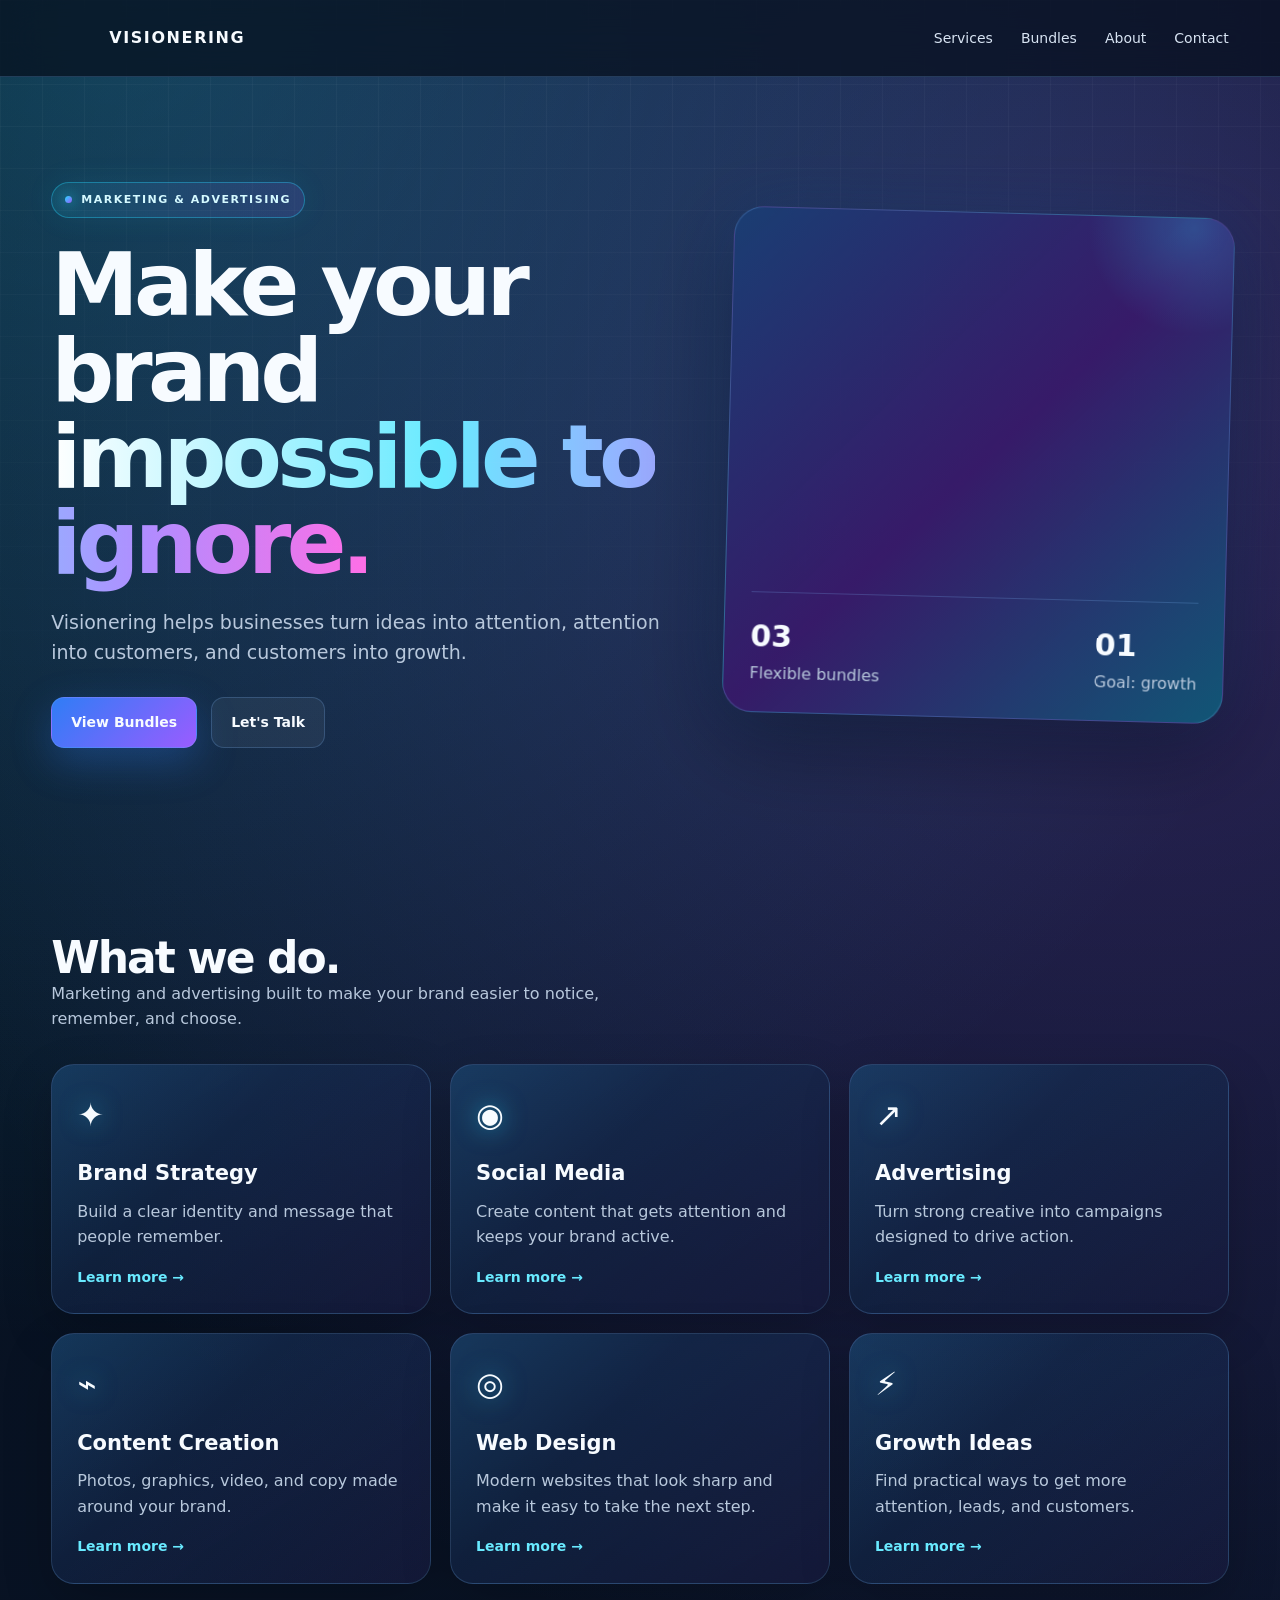
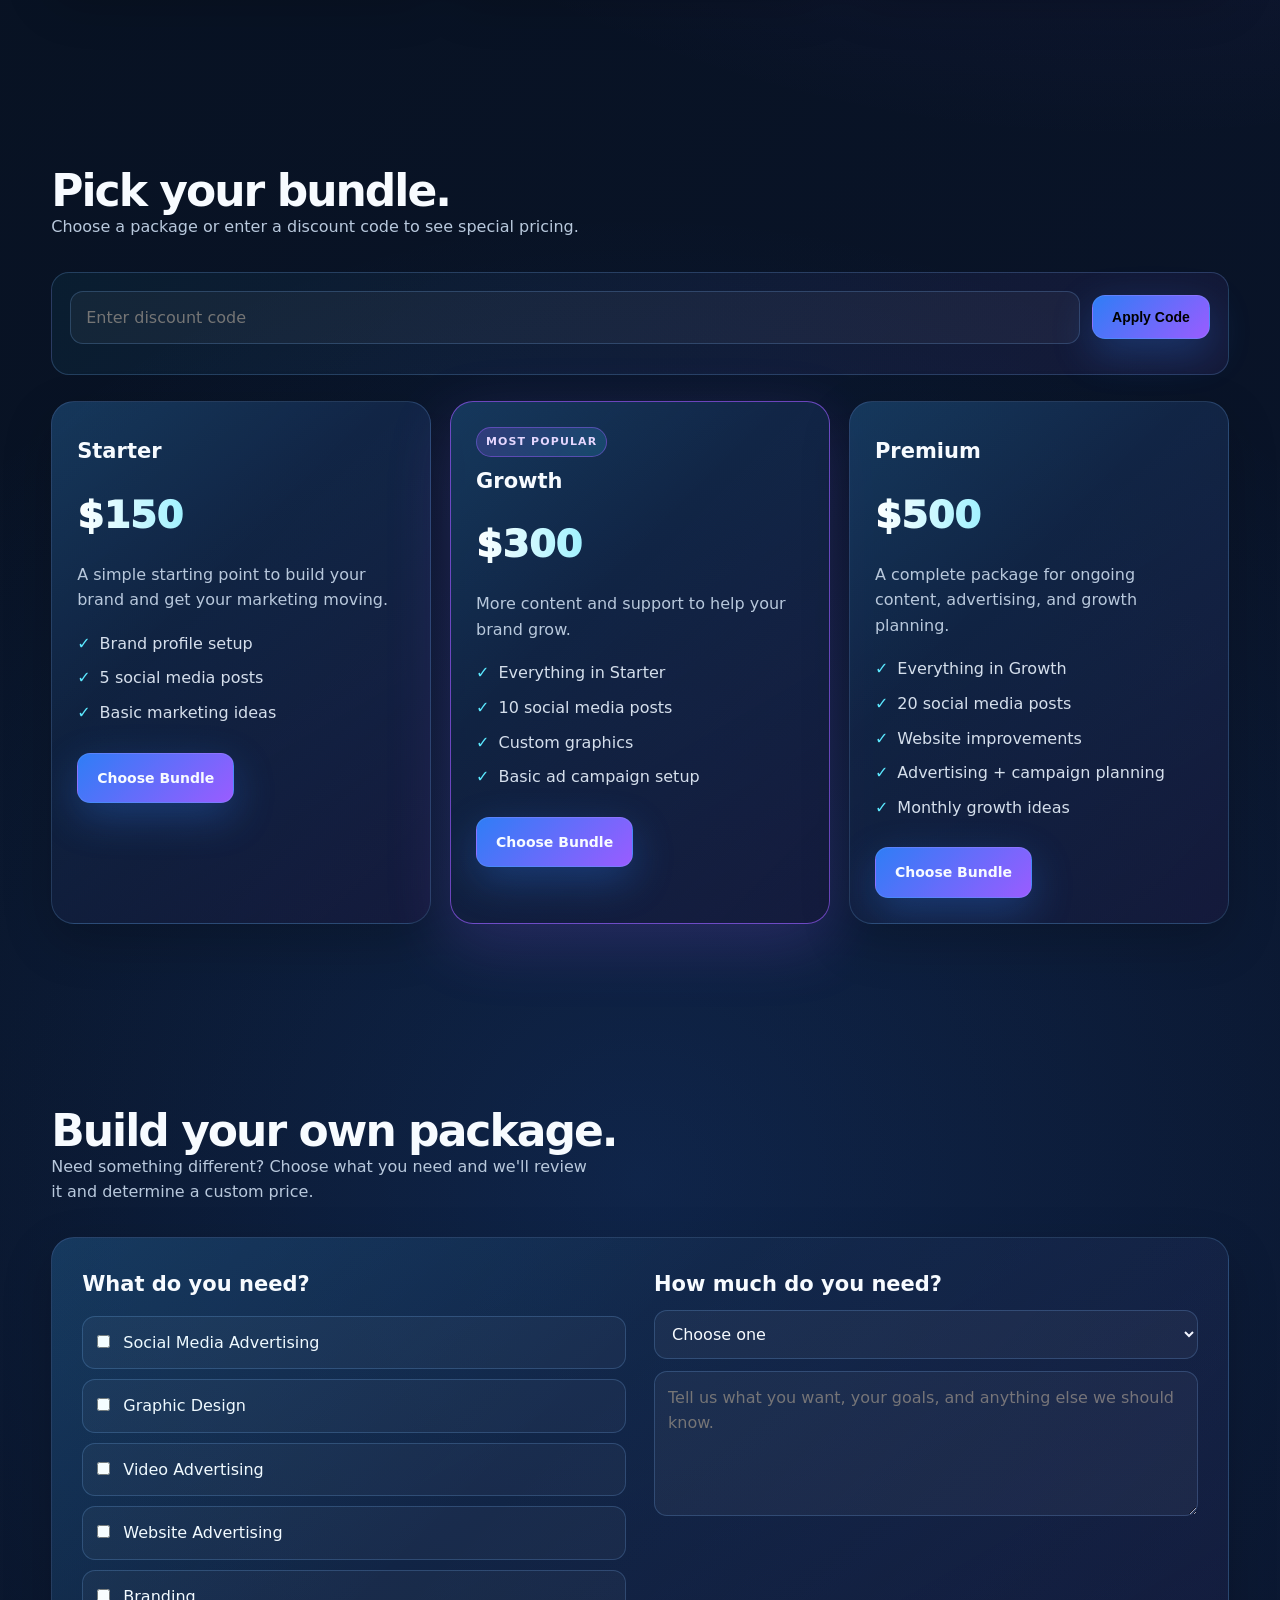
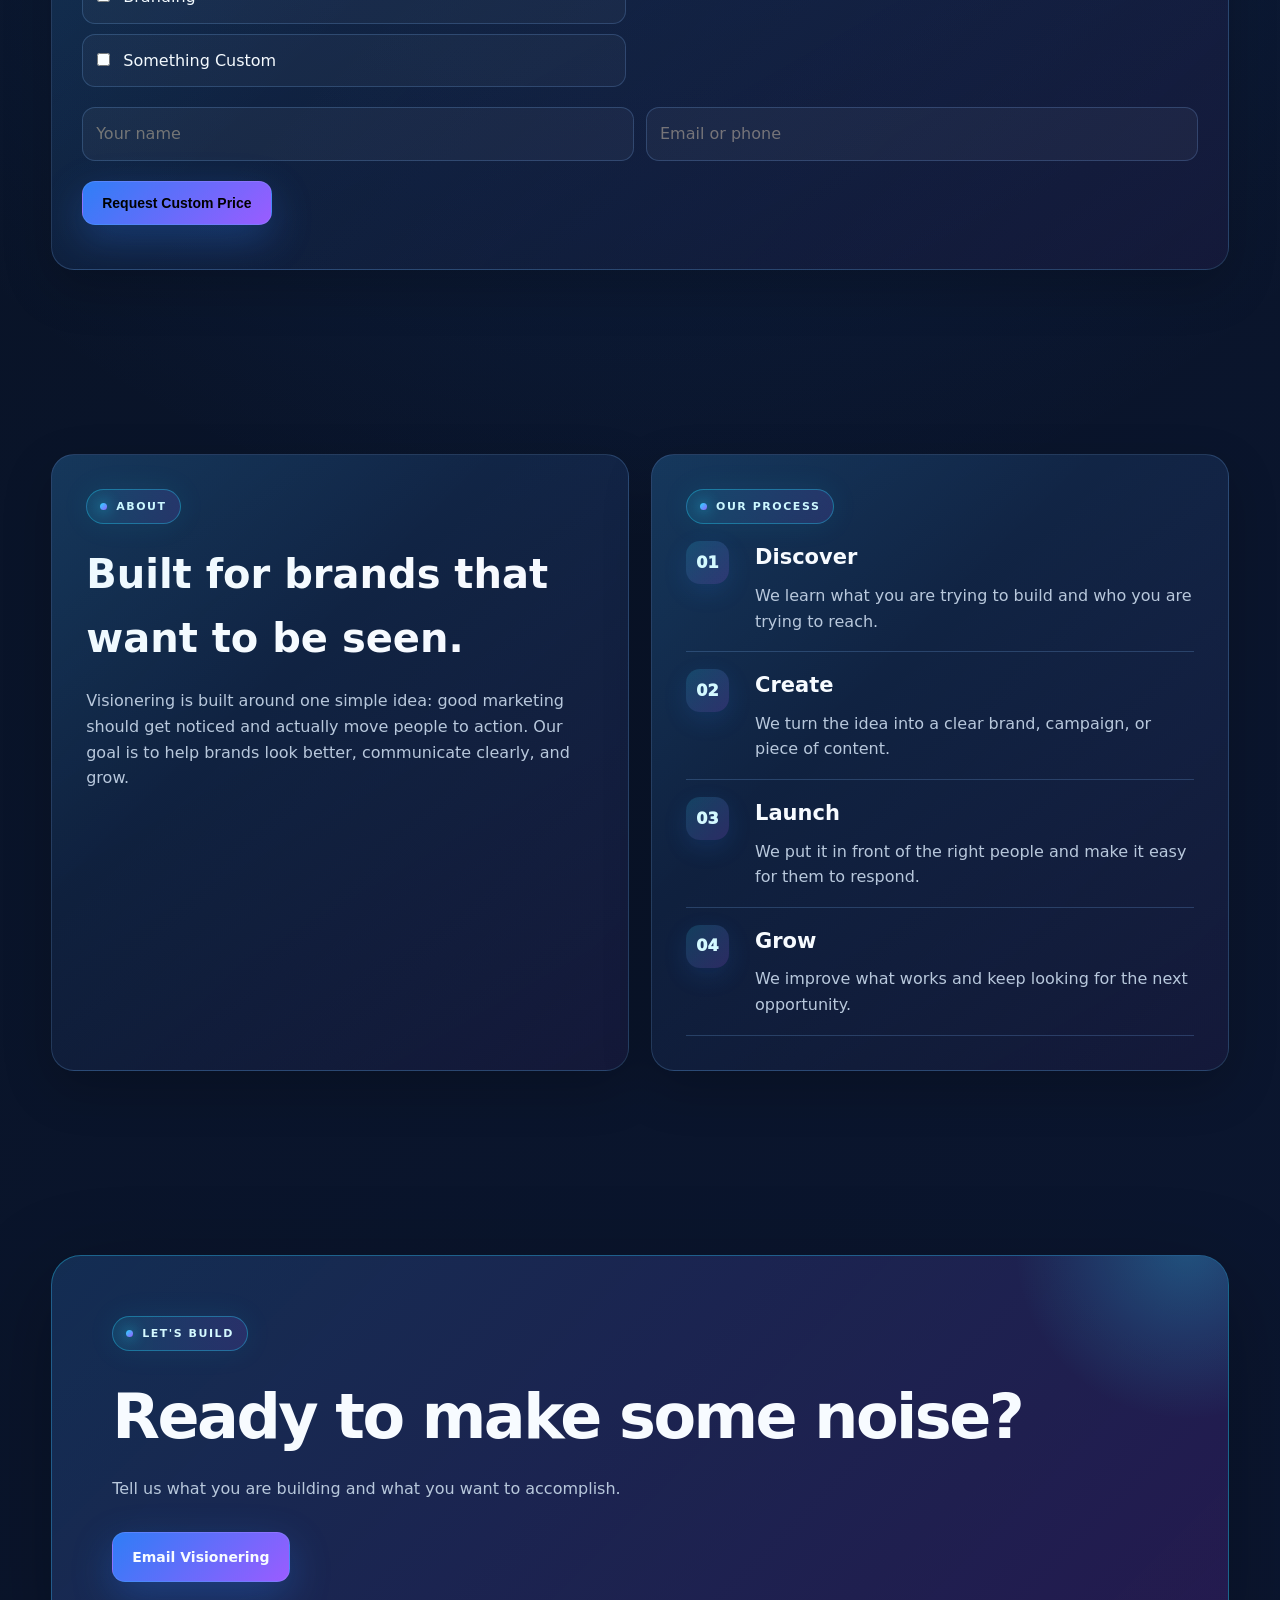
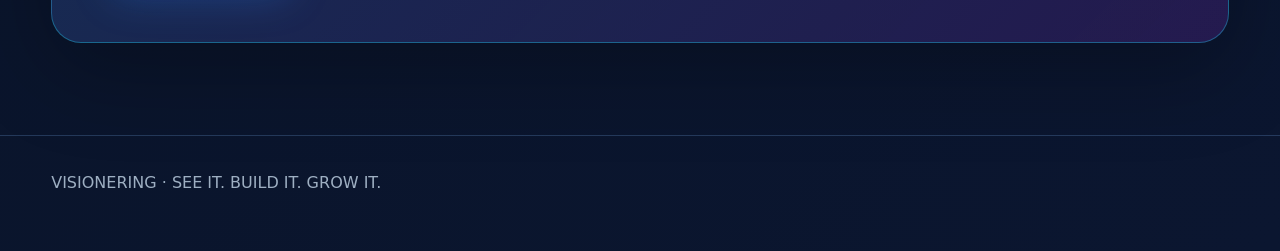
<file: index.html>
<!doctype html>
<html lang="en">
<head>
<meta charset="UTF-8">
<meta name="viewport" content="width=device-width, initial-scale=1.0">
<title>Visionering | Marketing & Advertising</title>
<link rel="icon" href="logo.png?v=1003">
<script src="content.js?v=1001" defer></script>
<style>
:root{
  --bg:#07111f;
  --bg2:#0b1630;
  --panel:rgba(17,31,58,.82);
  --panel2:rgba(20,42,78,.78);
  --text:#f7fbff;
  --muted:#b8c8dc;
  --blue:#2f7df6;
  --cyan:#25d9ff;
  --purple:#9a5cff;
  --pink:#ff4fd8;
  --line:rgba(126,188,255,.22);
  --max:1180px;
}
*{box-sizing:border-box;margin:0;padding:0}
html{scroll-behavior:smooth}
body{
  font-family:Inter,ui-sans-serif,system-ui,-apple-system,BlinkMacSystemFont,"Segoe UI",sans-serif;
  color:var(--text);line-height:1.6;overflow-x:hidden;
  background:
    radial-gradient(circle at 10% 0%,rgba(37,217,255,.24),transparent 26%),
    radial-gradient(circle at 88% 8%,rgba(154,92,255,.26),transparent 28%),
    radial-gradient(circle at 50% 55%,rgba(47,125,246,.16),transparent 34%),
    linear-gradient(135deg,var(--bg),var(--bg2));
}
body:before{content:"";position:fixed;inset:0;pointer-events:none;background-image:linear-gradient(rgba(255,255,255,.035) 1px,transparent 1px),linear-gradient(90deg,rgba(255,255,255,.035) 1px,transparent 1px);background-size:42px 42px;mask-image:linear-gradient(to bottom,black,transparent 88%)}
a{color:inherit;text-decoration:none}.container{width:min(var(--max),92%);margin:auto}
.nav{position:sticky;top:0;z-index:50;background:rgba(6,15,29,.72);backdrop-filter:blur(18px);border-bottom:1px solid var(--line)}
.nav-inner{height:76px;display:flex;align-items:center;justify-content:space-between}
.brand{display:flex;align-items:center;gap:12px;font-weight:900;letter-spacing:.1em}
.brand img{width:46px;height:46px;object-fit:cover;border-radius:12px;mix-blend-mode:normal;filter:drop-shadow(0 0 13px rgba(37,217,255,.28))}
.links{display:flex;gap:28px;color:#d8e4f3;font-size:14px}.links a{transition:.2s}.links a:hover{color:#fff;text-shadow:0 0 16px rgba(37,217,255,.8)}
.hero{padding:105px 0 95px}.hero-grid{display:grid;grid-template-columns:1.1fr .9fr;gap:64px;align-items:center}
.eyebrow{display:inline-flex;align-items:center;gap:9px;padding:8px 13px;border:1px solid rgba(37,217,255,.36);border-radius:999px;color:#d4f9ff;background:linear-gradient(90deg,rgba(37,217,255,.12),rgba(154,92,255,.14));font-size:11px;font-weight:900;letter-spacing:.14em;box-shadow:0 0 30px rgba(37,217,255,.08)}
.eyebrow:before{content:"";width:7px;height:7px;border-radius:50%;background:linear-gradient(135deg,var(--cyan),var(--purple));box-shadow:0 0 14px var(--cyan)}
h1{font-size:clamp(48px,7vw,88px);line-height:.98;letter-spacing:-.055em;margin:24px 0 20px}
.gradient{background:linear-gradient(90deg,#fff 0%,#69eaff 42%,#b18cff 76%,#ff6ee6 100%);-webkit-background-clip:text;background-clip:text;color:transparent}
.hero p{font-size:19px;color:var(--muted);max-width:650px}
.actions{display:flex;gap:14px;flex-wrap:wrap;margin-top:30px}.btn{display:inline-flex;align-items:center;justify-content:center;padding:13px 19px;border-radius:13px;border:1px solid var(--line);font-size:14px;font-weight:900;transition:.22s}
.btn.primary{background:linear-gradient(135deg,var(--blue),var(--purple));box-shadow:0 14px 40px rgba(47,125,246,.3)}.btn.primary:hover{transform:translateY(-3px);box-shadow:0 20px 52px rgba(154,92,255,.35)}
.btn.ghost{background:rgba(255,255,255,.055)}.btn.ghost:hover{border-color:rgba(37,217,255,.48);background:rgba(37,217,255,.09)}
.hero-card{position:relative;border:1px solid rgba(126,188,255,.25);background:linear-gradient(145deg,rgba(24,53,95,.7),rgba(17,24,54,.72));border-radius:30px;padding:26px;box-shadow:0 30px 90px rgba(0,0,0,.38),0 0 70px rgba(47,125,246,.13);transform:rotate(1.5deg);overflow:hidden}
.hero-card:before{content:"";position:absolute;width:220px;height:220px;border-radius:50%;background:radial-gradient(circle,rgba(37,217,255,.25),transparent 68%);top:-100px;right:-70px}.hero-card img{position:relative;width:100%;height:330px;object-fit:contain;border-radius:22px;mix-blend-mode:normal;filter:drop-shadow(0 0 22px rgba(37,217,255,.2))}
.stat{position:relative;display:flex;justify-content:space-between;gap:20px;padding-top:20px;margin-top:20px;border-top:1px solid var(--line)}.stat strong{font-size:30px}.muted{color:var(--muted)}
section{padding:92px 0}.section-head{display:flex;justify-content:space-between;align-items:end;gap:20px;margin-bottom:32px}.section-head h2{font-size:44px;line-height:1.05;letter-spacing:-.045em}.section-head p{max-width:550px;color:var(--muted)}
.grid3{display:grid;grid-template-columns:repeat(3,1fr);gap:19px}.card{position:relative;overflow:hidden;border:1px solid var(--line);border-radius:23px;padding:25px;background:linear-gradient(150deg,rgba(25,53,95,.72),rgba(10,20,42,.76));box-shadow:0 18px 50px rgba(0,0,0,.2);transition:.25s}
.card:before{content:"";position:absolute;inset:0;background:linear-gradient(135deg,rgba(37,217,255,.07),transparent 38%,rgba(154,92,255,.07));pointer-events:none}.card:hover{transform:translateY(-6px);border-color:rgba(37,217,255,.45);box-shadow:0 22px 60px rgba(37,125,246,.18)}
.icon{position:relative;font-size:32px;margin-bottom:16px;filter:drop-shadow(0 0 12px rgba(37,217,255,.55))}.card h3,.card p,.card ul,.card .price,.card .muted,.card .tag,.card a{position:relative}.card h3{font-size:21px;margin-bottom:8px}.card p{color:var(--muted)}
.service-card-link{display:block;min-height:190px;color:inherit;cursor:pointer}
.discount-box{display:flex;align-items:center;gap:12px;flex-wrap:wrap;margin:0 0 26px;padding:18px;border:1px solid var(--line);border-radius:18px;background:linear-gradient(135deg,rgba(37,217,255,.06),rgba(154,92,255,.08))}
.discount-box input{flex:1 1 260px;min-width:220px;padding:13px 15px;border:1px solid var(--line);border-radius:13px;background:rgba(255,255,255,.045);color:var(--text);font:inherit}
.discount-result{width:100%;color:var(--muted);font-size:14px}
.discount-result.success{color:#8ff7ff;font-weight:800}
.service-card-link .service-link{display:block;margin-top:16px;color:#69eaff;font-weight:900;font-size:14px;position:relative}
.bundle{min-height:330px}.bundle-number{font-size:13px;font-weight:900;letter-spacing:.08em}.discounted-label{position:relative;margin-top:-8px;color:#69eaff;font-size:11px;font-weight:900;letter-spacing:.08em}.bundle.featured{border-color:rgba(154,92,255,.68);box-shadow:0 20px 65px rgba(154,92,255,.18)}.tag-row{position:relative;display:flex;align-items:center;justify-content:flex-start;gap:10px;margin-bottom:8px}.tag{display:inline-block;padding:5px 9px;border-radius:999px;background:linear-gradient(135deg,rgba(154,92,255,.22),rgba(37,217,255,.16));border:1px solid rgba(154,92,255,.45);position:static;color:#e5d7ff;font-size:11px;font-weight:900;letter-spacing:.1em}.price{font-size:38px;font-weight:950;margin:16px 0;background:linear-gradient(90deg,#fff,#6eeaff,#c29aff);-webkit-background-clip:text;background-clip:text;color:transparent}.bundle ul{list-style:none;display:grid;gap:9px;margin:18px 0 27px;color:#d5dfec}.bundle li:before{content:"✓";color:#5ce9ff;font-weight:900;margin-right:9px}
.about{display:grid;grid-template-columns:1fr 1fr;gap:22px}.about .card{padding:34px;min-height:320px}.process{position:relative}.step{display:grid;grid-template-columns:52px 1fr;gap:17px;padding:17px 0;border-bottom:1px solid var(--line)}.num{width:43px;height:43px;border-radius:14px;display:grid;place-items:center;background:linear-gradient(135deg,rgba(37,217,255,.17),rgba(154,92,255,.2));color:#d4f9ff;font-weight:950;box-shadow:0 8px 24px rgba(37,125,246,.14)}
.cta{position:relative;overflow:hidden;padding:60px;border-radius:30px;border:1px solid rgba(37,217,255,.34);background:linear-gradient(135deg,rgba(22,51,91,.82),rgba(46,28,91,.72));box-shadow:0 25px 90px rgba(0,0,0,.28)}.cta:before{content:"";position:absolute;width:360px;height:360px;border-radius:50%;right:-140px;top:-190px;background:radial-gradient(circle,rgba(37,217,255,.27),transparent 68%)}
footer{padding:34px 0 55px;color:#9eafc2;border-top:1px solid var(--line)}.custom-builder{padding:30px}.builder-grid{display:grid;grid-template-columns:1fr 1fr;gap:28px}.custom-options{display:grid;gap:10px;margin-top:14px}.custom-options label{padding:13px 14px;border:1px solid var(--line);border-radius:13px;background:rgba(255,255,255,.035);cursor:pointer;transition:.2s}.custom-options label:has(input:checked){border-color:rgba(37,217,255,.55);background:rgba(37,217,255,.09)}.custom-options input{margin-right:8px}#customSize,#customDetails,#customName,#customContact{width:100%;padding:13px;border:1px solid var(--line);border-radius:13px;background:rgba(255,255,255,.045);color:var(--text);font:inherit}#customDetails{min-height:145px;margin-top:12px;resize:vertical}.custom-contact{display:grid;grid-template-columns:1fr 1fr;gap:12px;margin:20px 0}.custom-result{margin-top:14px;color:var(--muted)}@media(max-width:850px){.builder-grid,.custom-contact{grid-template-columns:1fr}}
@media(max-width:850px){.hero-grid,.about,.grid3{grid-template-columns:1fr}.links{display:none}.hero{padding-top:75px}.hero-card{transform:none}.section-head{display:block}.section-head p{margin-top:11px}.cta{padding:34px}}
</style>
</head>
<body>
<nav class="nav"><div class="container nav-inner"><a class="brand" href="#top"><img src="logo.png?v=1003" alt="Visionering logo"><span id="navBrand">VISIONERING</span></a><div class="links"><a href="#services">Services</a><a href="#bundles">Bundles</a><a href="#about">About</a><a href="#contact">Contact</a></div></div></nav>
<main id="top">
<section class="hero"><div class="container hero-grid"><div><div class="eyebrow" id="category">MARKETING & ADVERTISING</div><h1 id="heroHeading">Make your brand <span class="gradient">impossible to ignore.</span></h1><p id="heroText">Visionering helps businesses turn ideas into attention, attention into customers, and customers into growth.</p><div class="actions"><a class="btn primary" href="#bundles">View Bundles</a><a class="btn ghost" id="heroEmail" href="#contact">Let's Talk</a></div></div><div class="hero-card"><img src="logo.png?v=1003" alt="Visionering"><div class="stat"><div><strong>03</strong><div class="muted">Flexible bundles</div></div><div><strong>01</strong><div class="muted">Goal: growth</div></div></div></div></div></section>
<section id="services"><div class="container"><div class="section-head"><div><h2>What we do.</h2><p>Marketing and advertising built to make your brand easier to notice, remember, and choose.</p></div></div><div class="grid3" id="servicesGrid">
<a class="card service-card service-card-link" href="./brand-strategy.html"><div class="icon">✦</div><h3>Brand Strategy</h3><p>Build a clear identity and message that people remember.</p><span class="service-link">Learn more →</span></a>
<a class="card service-card service-card-link" href="./social-media.html"><div class="icon">◉</div><h3>Social Media</h3><p>Create content that gets attention and keeps your brand active.</p><span class="service-link">Learn more →</span></a>
<a class="card service-card service-card-link" href="./advertising.html"><div class="icon">↗</div><h3>Advertising</h3><p>Turn strong creative into campaigns designed to drive action.</p><span class="service-link">Learn more →</span></a>
<a class="card service-card service-card-link" href="./content-creation.html"><div class="icon">⌁</div><h3>Content Creation</h3><p>Photos, graphics, video, and copy made around your brand.</p><span class="service-link">Learn more →</span></a>
<a class="card service-card service-card-link" href="./web-design.html"><div class="icon">◎</div><h3>Web Design</h3><p>Modern websites that look sharp and make it easy to take the next step.</p><span class="service-link">Learn more →</span></a>
<a class="card service-card service-card-link" href="./growth-ideas.html"><div class="icon">⚡</div><h3>Growth Ideas</h3><p>Find practical ways to get more attention, leads, and customers.</p><span class="service-link">Learn more →</span></a>
</div></div></section>
<section id="bundles"><div class="container"><div class="section-head"><div><h2>Pick your bundle.</h2><p>Choose a package or enter a discount code to see special pricing.</p></div></div><div class="discount-box"><input id="discountCode" type="text" placeholder="Enter discount code"><button class="btn primary" id="applyDiscount" type="button">Apply Code</button><p id="discountResult" class="discount-result" aria-live="polite"></p></div><div class="grid3" id="bundleGrid"></div></div></section>
<section id="custom"><div class="container"><div class="section-head"><div><h2>Build your own package.</h2><p>Need something different? Choose what you need and we'll review it and determine a custom price.</p></div></div><div class="card custom-builder"><form id="customForm"><div class="builder-grid"><div><h3>What do you need?</h3><div class="custom-options"><label><input type="checkbox" name="customService" value="Social Media Advertising"> Social Media Advertising</label><label><input type="checkbox" name="customService" value="Graphic Design"> Graphic Design</label><label><input type="checkbox" name="customService" value="Video Advertising"> Video Advertising</label><label><input type="checkbox" name="customService" value="Website Advertising"> Website Advertising</label><label><input type="checkbox" name="customService" value="Branding"> Branding</label><label><input type="checkbox" name="customService" value="Something Custom"> Something Custom</label></div></div><div><h3>How much do you need?</h3><select id="customSize" required><option value="">Choose one</option><option>Small / One-time project</option><option>Medium / Several ads</option><option>Large / Ongoing advertising</option><option>Not sure</option></select><textarea id="customDetails" placeholder="Tell us what you want, your goals, and anything else we should know."></textarea></div></div><div class="custom-contact"><input id="customName" placeholder="Your name" required><input id="customContact" placeholder="Email or phone" required></div><button class="btn primary" type="submit">Request Custom Price</button><p id="customResult" class="custom-result" aria-live="polite"></p></form></div></div></section>
<section id="about"><div class="container about"><div class="card"><div class="eyebrow">ABOUT</div><h2 style="font-size:40px;margin:18px 0">Built for brands that want to be seen.</h2><p class="muted" id="aboutText">Visionering is built around one simple idea: good marketing should get noticed and actually move people to action.</p></div><div class="card"><div class="eyebrow">OUR PROCESS</div><div class="process" id="processGrid"></div></div></div></section>
<section id="contact"><div class="container"><div class="cta"><div class="eyebrow">LET'S BUILD</div><h2 style="position:relative;font-size:clamp(38px,5vw,62px);letter-spacing:-.04em;margin:16px 0 10px" id="contactTitle">Ready to make some noise?</h2><p class="muted" style="position:relative" id="contactText">Tell us what you are building and what you want to accomplish.</p><div class="actions"><a class="btn primary" id="contactEmail" href="#">Email Visionering</a></div></div></div></section>
</main>
<footer><div class="container"><span id="footerBrand">VISIONERING</span> · <span id="tagline">SEE IT. BUILD IT. GROW IT.</span></div></footer>
<script>
document.addEventListener('DOMContentLoaded',()=>{
 const c=window.SITE_CONTENT||{};
 document.title=`${c.company||'Visionering'} | ${c.category||'Marketing & Advertising'}`;
 const set=(id,v)=>{const e=document.getElementById(id);if(e)e.textContent=v??''};
 set('navBrand',c.company);set('footerBrand',c.company);set('tagline',c.tagline);set('category',c.category);set('heroText',c.heroText);set('aboutText',c.about||'');set('contactTitle',c.contactTitle||'Ready to make some noise?');set('contactText',c.contactText||'');
 const hero=document.getElementById('heroHeading'); if(hero) hero.innerHTML=`${c.heroTitle||'Make your brand'} <span class="gradient">${c.heroHighlight||'impossible to ignore.'}</span>`;
 const mail=`mailto:${c.email||''}`;['heroEmail','contactEmail'].forEach(id=>{const e=document.getElementById(id);if(e)e.href=mail});
 const s=document.getElementById('servicesGrid');(c.services||[]).forEach((x,i)=>{
   const d=s && s.children[i];
   if(!d)return;
   d.href=x.page||'#';
   d.setAttribute('aria-label',`Open ${x.title||'service'} page`);
   d.innerHTML=`<div class="icon">${x.icon||'✦'}</div><h3>${x.title||''}</h3><p>${x.text||''}</p><span class="service-link">Learn more →</span>`;
 });
 const b=document.getElementById('bundleGrid');
const renderBundles=(discounted=false)=>{
  if(!b)return;
  b.innerHTML='';
  const prices=discounted?(c.discountPrices||{}):{};
  (c.bundles||[]).forEach(x=>{
    const d=document.createElement('article');
    d.className=`card bundle${x.featured?' featured':''}`;
    const shownPrice=prices[x.title]||x.price||'';
    d.innerHTML=`<div class="tag-row">${x.featured?'<div class="tag">MOST POPULAR</div>':''}</div><h3>${x.title||''}</h3><div class="price">${shownPrice}</div>${discounted?'<div class="discounted-label">START UP PRICE</div>':''}<p class="muted">${x.description||''}</p><ul>${(x.items||[]).map(i=>`<li>${i}</li>`).join('')}</ul><a class="btn primary" href="checkout.html?bundle=${encodeURIComponent(x.title||'')}">Choose Bundle</a>`;
    b.appendChild(d);
  });
};
renderBundles();
const discountInput=document.getElementById('discountCode');
const discountButton=document.getElementById('applyDiscount');
const discountResult=document.getElementById('discountResult');
if(discountButton){
  discountButton.addEventListener('click',()=>{
    const entered=(discountInput?.value||'').trim().toUpperCase();
    const valid=(c.discountCode||'').trim().toUpperCase();
    if(entered===valid){
      renderBundles(true);
      if(discountResult){discountResult.textContent='Discount applied! Starter $75 · Growth $150 · Premium $200';discountResult.className='discount-result success';}
    }else{
      renderBundles(false);
      if(discountResult){discountResult.textContent='That discount code is not valid.';discountResult.className='discount-result';}
    }
  });
}
 const p=document.getElementById('processGrid');(c.process||[]).forEach((x,i)=>{const d=document.createElement('div');d.className='step';d.innerHTML=`<div class="num">0${i+1}</div><div><h3>${x.title||''}</h3><p class="muted">${x.text||''}</p></div>`;p.appendChild(d)});
});
</script>
<script>document.addEventListener('DOMContentLoaded',()=>{const form=document.getElementById('customForm');if(!form)return;form.addEventListener('submit',e=>{e.preventDefault();const services=[...document.querySelectorAll('input[name="customService"]:checked')].map(x=>x.value);const size=document.getElementById('customSize').value;const details=document.getElementById('customDetails').value.trim();const name=document.getElementById('customName').value.trim();const contact=document.getElementById('customContact').value.trim();const result=document.getElementById('customResult');if(!services.length){result.textContent='Please choose at least one service.';return}const subject=encodeURIComponent('Visionering Custom Advertising Request');const body=encodeURIComponent('Name: '+name+'\nContact: '+contact+'\nProject size: '+size+'\nServices: '+services.join(', ')+'\nDetails: '+(details||'No additional details.'));const email=(window.SITE_CONTENT&&window.SITE_CONTENT.email)||'';if(!email){result.textContent='Your request is ready, but Visionering contact email is not set yet.';return}window.location.href='mailto:'+email+'?subject='+subject+'&body='+body;result.textContent='Opening your email app with your custom request...';});});</script>
</body>
</html>
</file>
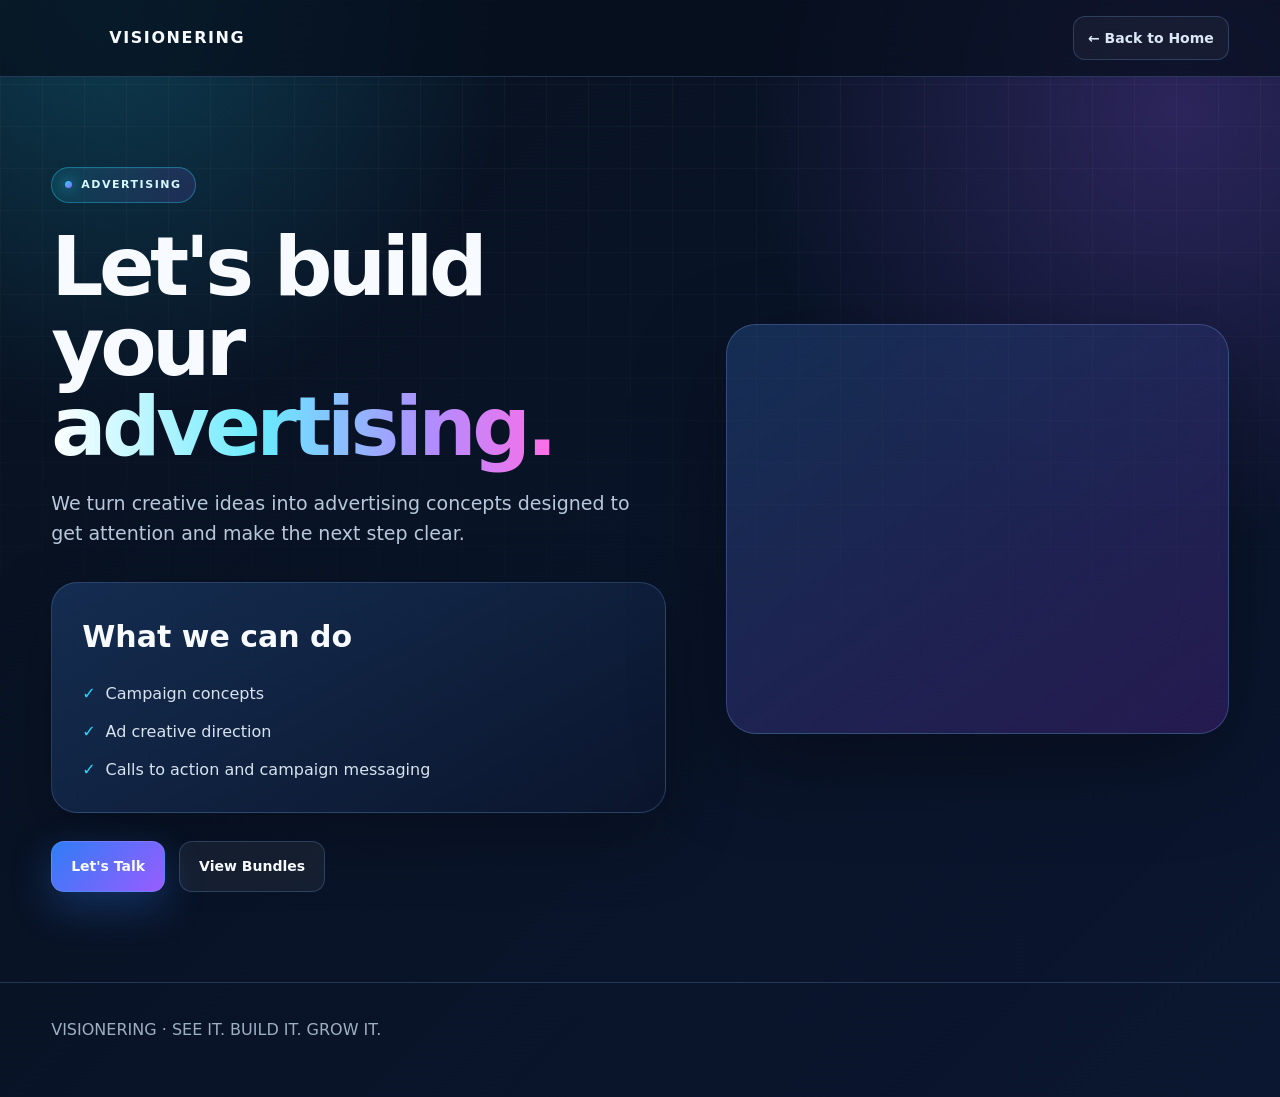
<file: advertising.html>
<!doctype html>
<html lang="en">
<head>
<meta charset="UTF-8"><meta name="viewport" content="width=device-width,initial-scale=1.0">
<title>Visionering | Advertising</title>
<link rel="icon" href="logo.png?v=1003">
<link rel="stylesheet" href="service.css">
</head>
<body>
<nav class="nav"><div class="container nav-inner">
<a class="brand" href="index.html"><img src="logo.png?v=1003" alt="Visionering logo"><span>VISIONERING</span></a>
<a class="home" href="index.html">← Back to Home</a>
</div></nav>
<main><div class="container hero">
<div>
<div class="eyebrow">ADVERTISING</div>
<h1>Let's build your <span class="gradient">advertising.</span></h1>
<p class="lead">We turn creative ideas into advertising concepts designed to get attention and make the next step clear.</p>
<div class="card">
<h2>What we can do</h2>
<ul class="list"><li>Campaign concepts</li><li>Ad creative direction</li><li>Calls to action and campaign messaging</li></ul>
</div>
<div class="actions">
<a class="btn primary" href="index.html#contact">Let's Talk</a>
<a class="btn ghost" href="index.html#bundles">View Bundles</a>
</div>
</div>
<div class="logo-card"><img src="logo.png?v=1003" alt="Visionering logo"></div>
</div></main>
<footer><div class="container">VISIONERING · SEE IT. BUILD IT. GROW IT.</div></footer>
</body></html>
</file>
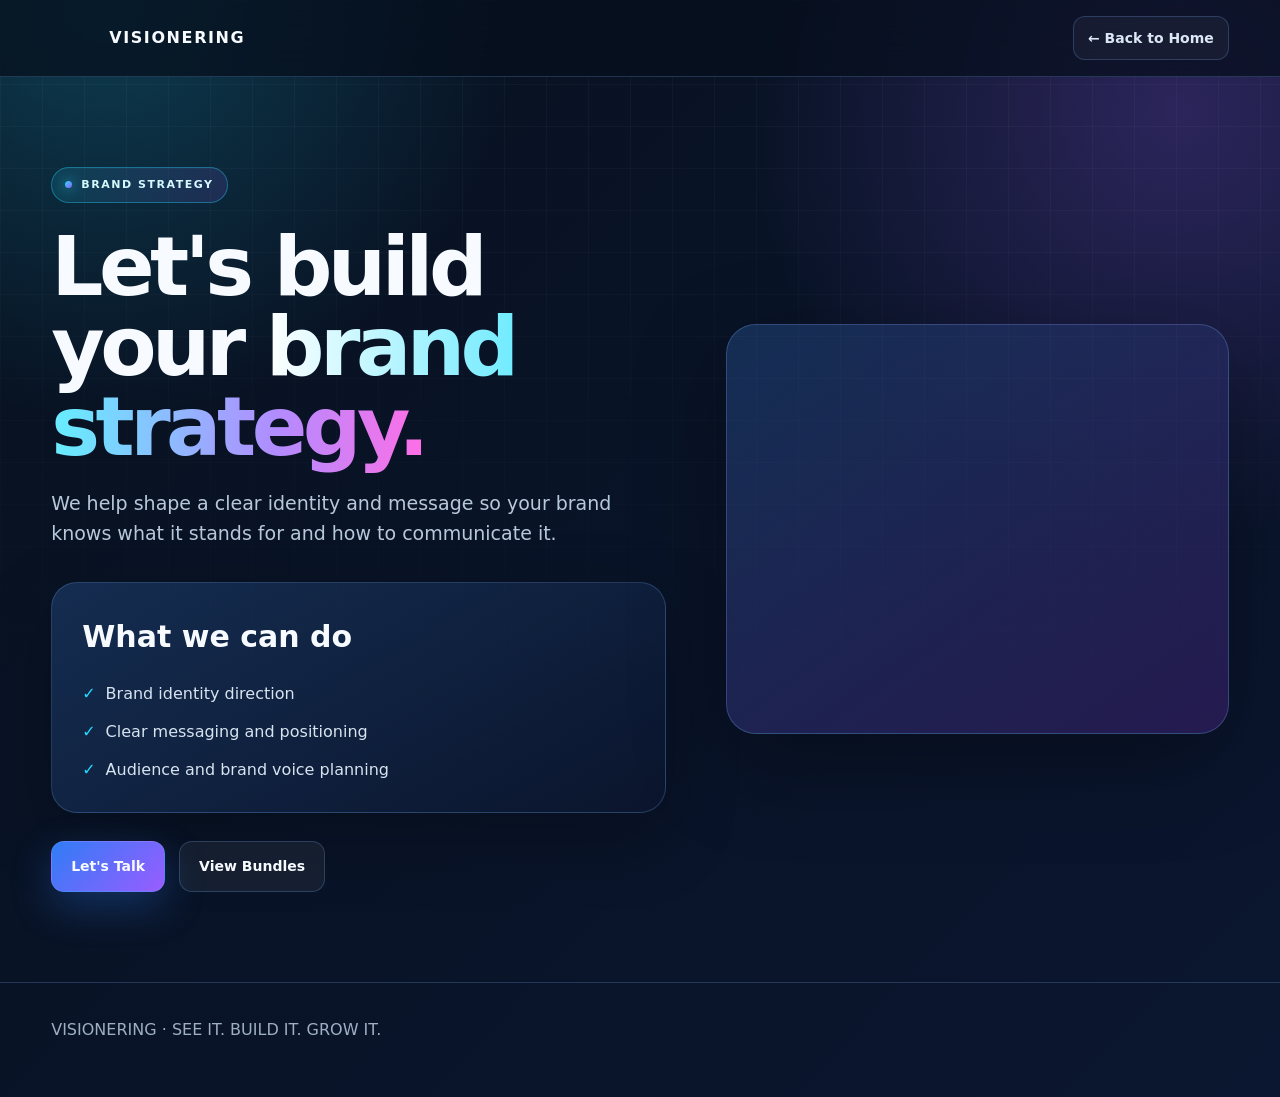
<file: brand-strategy.html>
<!doctype html>
<html lang="en">
<head>
<meta charset="UTF-8"><meta name="viewport" content="width=device-width,initial-scale=1.0">
<title>Visionering | Brand Strategy</title>
<link rel="icon" href="logo.png?v=1003">
<link rel="stylesheet" href="service.css">
</head>
<body>
<nav class="nav"><div class="container nav-inner">
<a class="brand" href="index.html"><img src="logo.png?v=1003" alt="Visionering logo"><span>VISIONERING</span></a>
<a class="home" href="index.html">← Back to Home</a>
</div></nav>
<main><div class="container hero">
<div>
<div class="eyebrow">BRAND STRATEGY</div>
<h1>Let's build your <span class="gradient">brand strategy.</span></h1>
<p class="lead">We help shape a clear identity and message so your brand knows what it stands for and how to communicate it.</p>
<div class="card">
<h2>What we can do</h2>
<ul class="list"><li>Brand identity direction</li><li>Clear messaging and positioning</li><li>Audience and brand voice planning</li></ul>
</div>
<div class="actions">
<a class="btn primary" href="index.html#contact">Let's Talk</a>
<a class="btn ghost" href="index.html#bundles">View Bundles</a>
</div>
</div>
<div class="logo-card"><img src="logo.png?v=1003" alt="Visionering logo"></div>
</div></main>
<footer><div class="container">VISIONERING · SEE IT. BUILD IT. GROW IT.</div></footer>
</body></html>
</file>
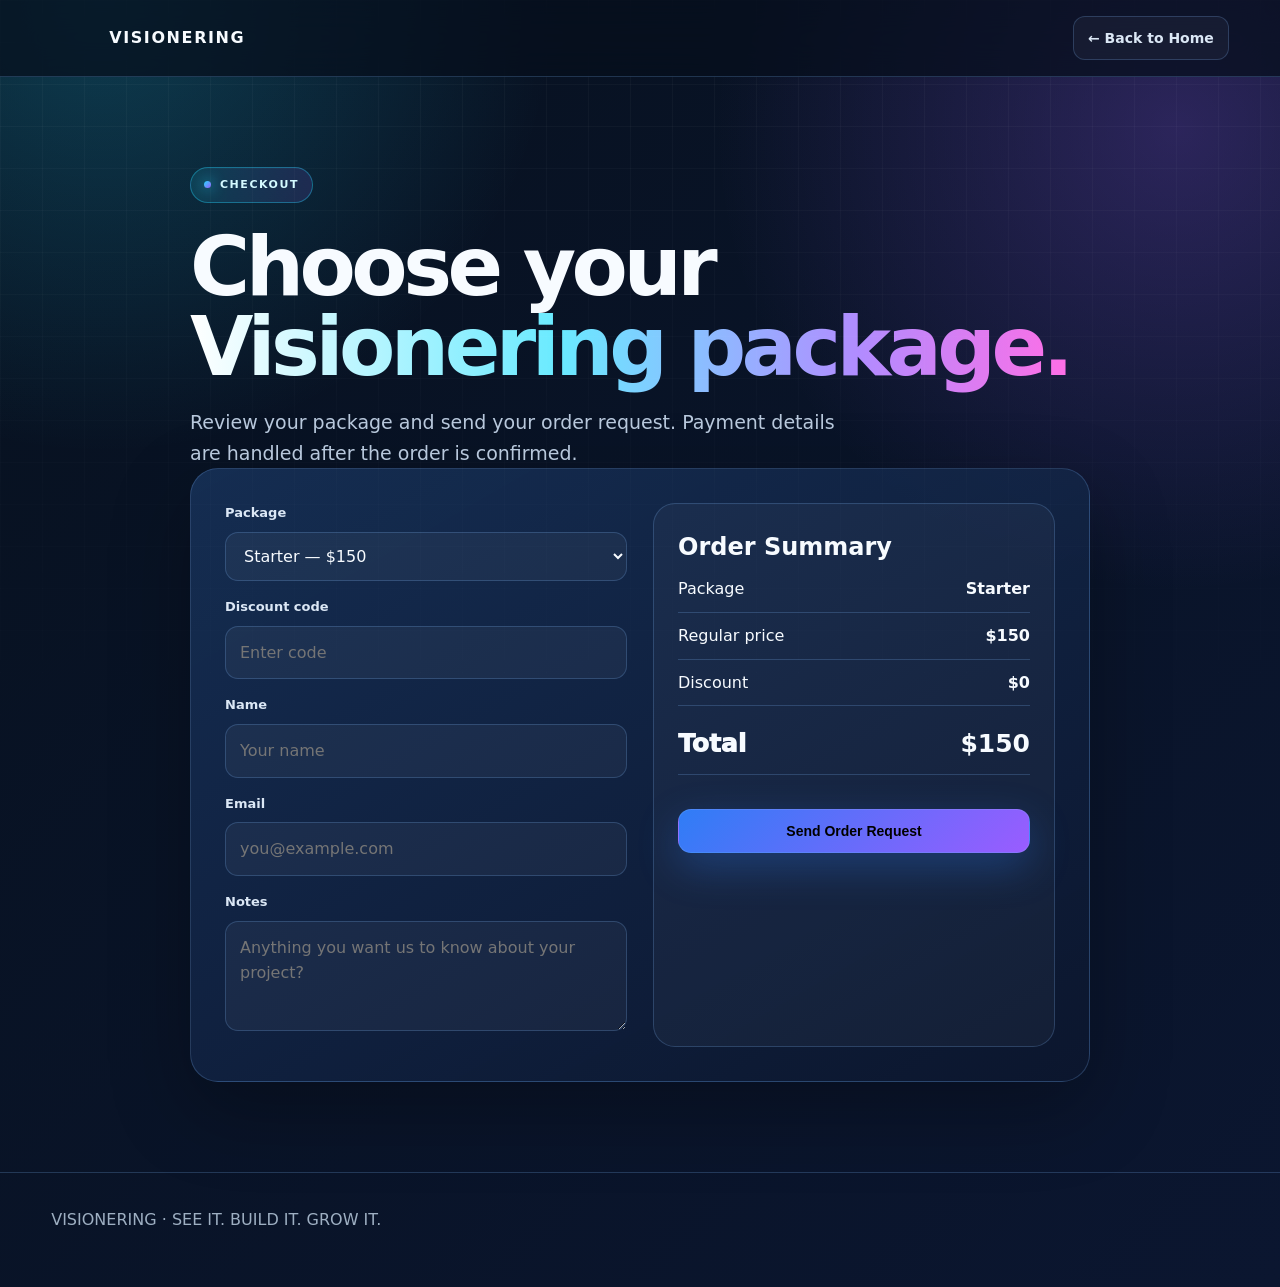
<file: checkout.html>
<!doctype html>
<html lang="en">
<head>
<meta charset="UTF-8">
<meta name="viewport" content="width=device-width,initial-scale=1.0">
<title>Visionering | Checkout</title>
<link rel="icon" href="logo.png?v=1004">
<link rel="stylesheet" href="service.css">
<style>
.checkout-wrap{max-width:900px;margin:0 auto}
.checkout-card{padding:34px;border-radius:28px;border:1px solid var(--line);background:linear-gradient(150deg,rgba(25,53,95,.78),rgba(12,22,46,.86));box-shadow:0 28px 80px rgba(0,0,0,.28)}
.checkout-grid{display:grid;grid-template-columns:1fr 1fr;gap:26px}
.field{display:grid;gap:8px;margin-bottom:16px}
.field label{font-size:13px;font-weight:900;color:#dbe7f5}
.field input,.field select,.field textarea{width:100%;padding:13px 14px;border:1px solid var(--line);border-radius:13px;background:rgba(255,255,255,.045);color:var(--text);font:inherit}
.field textarea{min-height:110px;resize:vertical}
.summary{padding:24px;border-radius:22px;border:1px solid var(--line);background:rgba(255,255,255,.035)}
.summary-row{display:flex;justify-content:space-between;gap:16px;padding:10px 0;border-bottom:1px solid var(--line)}
.summary-row:last-child{border-bottom:0}
.total{font-size:25px;font-weight:950;margin-top:8px}
.discount-note{margin-top:10px;color:#69eaff;font-size:13px;font-weight:800}
.status{margin-top:14px;color:var(--muted);font-size:14px}
.nav-actions{display:flex;gap:10px;align-items:center}
@media(max-width:850px){.checkout-grid{grid-template-columns:1fr}}
</style>
</head>
<body>
<nav class="nav"><div class="container nav-inner">
<a class="brand" href="index.html"><img src="logo.png?v=1004" alt="Visionering logo"><span>VISIONERING</span></a>
<div class="nav-actions"><a class="home" href="index.html">← Back to Home</a></div>
</div></nav>

<main>
<div class="container checkout-wrap">
<div class="eyebrow">CHECKOUT</div>
<h1>Choose your <span class="gradient">Visionering package.</span></h1>
<p class="lead">Review your package and send your order request. Payment details are handled after the order is confirmed.</p>

<div class="checkout-card">
<div class="checkout-grid">
<div>
<div class="field">
<label for="bundle">Package</label>
<select id="bundle">
<option value="Starter">Starter — $150</option>
<option value="Growth">Growth — $300</option>
<option value="Premium">Premium — $500</option>
</select>
</div>

<div class="field">
<label for="promo">Discount code</label>
<input id="promo" placeholder="Enter code">
</div>

<div class="field">
<label for="name">Name</label>
<input id="name" required placeholder="Your name">
</div>

<div class="field">
<label for="email">Email</label>
<input id="email" type="email" required placeholder="you@example.com">
</div>

<div class="field">
<label for="notes">Notes</label>
<textarea id="notes" placeholder="Anything you want us to know about your project?"></textarea>
</div>
</div>

<div class="summary">
<h2>Order Summary</h2>
<div class="summary-row"><span>Package</span><strong id="summaryBundle">Starter</strong></div>
<div class="summary-row"><span>Regular price</span><strong id="summaryRegular">$150</strong></div>
<div class="summary-row"><span>Discount</span><strong id="summaryDiscount">$0</strong></div>
<div class="summary-row total"><span>Total</span><strong id="summaryTotal">$150</strong></div>
<div id="discountNote" class="discount-note"></div>
<p id="status" class="status"></p>
<button class="btn primary" id="sendOrder" type="button" style="width:100%;margin-top:20px">Send Order Request</button>
</div>
</div>
</div>
</div>
</main>

<footer><div class="container">VISIONERING · SEE IT. BUILD IT. GROW IT.</div></footer>

<script>
const bundles={
  Starter:{regular:150,discount:75},
  Growth:{regular:300,discount:150},
  Premium:{regular:500,discount:200}
};
const promoCode='START UP';

const bundleEl=document.getElementById('bundle');
const promoEl=document.getElementById('promo');
const nameEl=document.getElementById('name');
const emailEl=document.getElementById('email');
const notesEl=document.getElementById('notes');
const summaryBundle=document.getElementById('summaryBundle');
const summaryRegular=document.getElementById('summaryRegular');
const summaryDiscount=document.getElementById('summaryDiscount');
const summaryTotal=document.getElementById('summaryTotal');
const discountNote=document.getElementById('discountNote');
const statusEl=document.getElementById('status');

const params=new URLSearchParams(location.search);
const requested=params.get('bundle');
if(requested && bundles[requested]) bundleEl.value=requested;

function updateSummary(){
  const b=bundles[bundleEl.value];
  const active=promoEl.value.trim().toUpperCase()===promoCode;
  const total=active?b.discount:b.regular;
  const saved=b.regular-total;
  summaryBundle.textContent=bundleEl.value;
  summaryRegular.textContent='$'+b.regular;
  summaryDiscount.textContent=saved?'-$'+saved:'$0';
  summaryTotal.textContent='$'+total;
  discountNote.textContent=active?'START UP applied.':'';
}
bundleEl.addEventListener('change',updateSummary);
promoEl.addEventListener('input',updateSummary);
updateSummary();

document.getElementById('sendOrder').addEventListener('click',()=>{
  const name=nameEl.value.trim();
  const email=emailEl.value.trim();
  if(!name || !email){
    statusEl.textContent='Please enter your name and email first.';
    return;
  }
  const b=bundles[bundleEl.value];
  const active=promoEl.value.trim().toUpperCase()===promoCode;
  const total=active?b.discount:b.regular;
  const subject=encodeURIComponent('Visionering Order Request — '+bundleEl.value);
  const body=encodeURIComponent(
    'Name: '+name+'\n'+
    'Customer email: '+email+'\n'+
    'Package: '+bundleEl.value+'\n'+
    'Discount code: '+(active?'START UP':'None')+'\n'+
    'Total: $'+total+'\n'+
    'Notes: '+(notesEl.value.trim()||'None')
  );
  statusEl.textContent='Opening your email app...';
  window.location.href='mailto:visionearingmarketing@gmail.com?subject='+subject+'&body='+body;
});
</script>
</body>
</html>
</file>
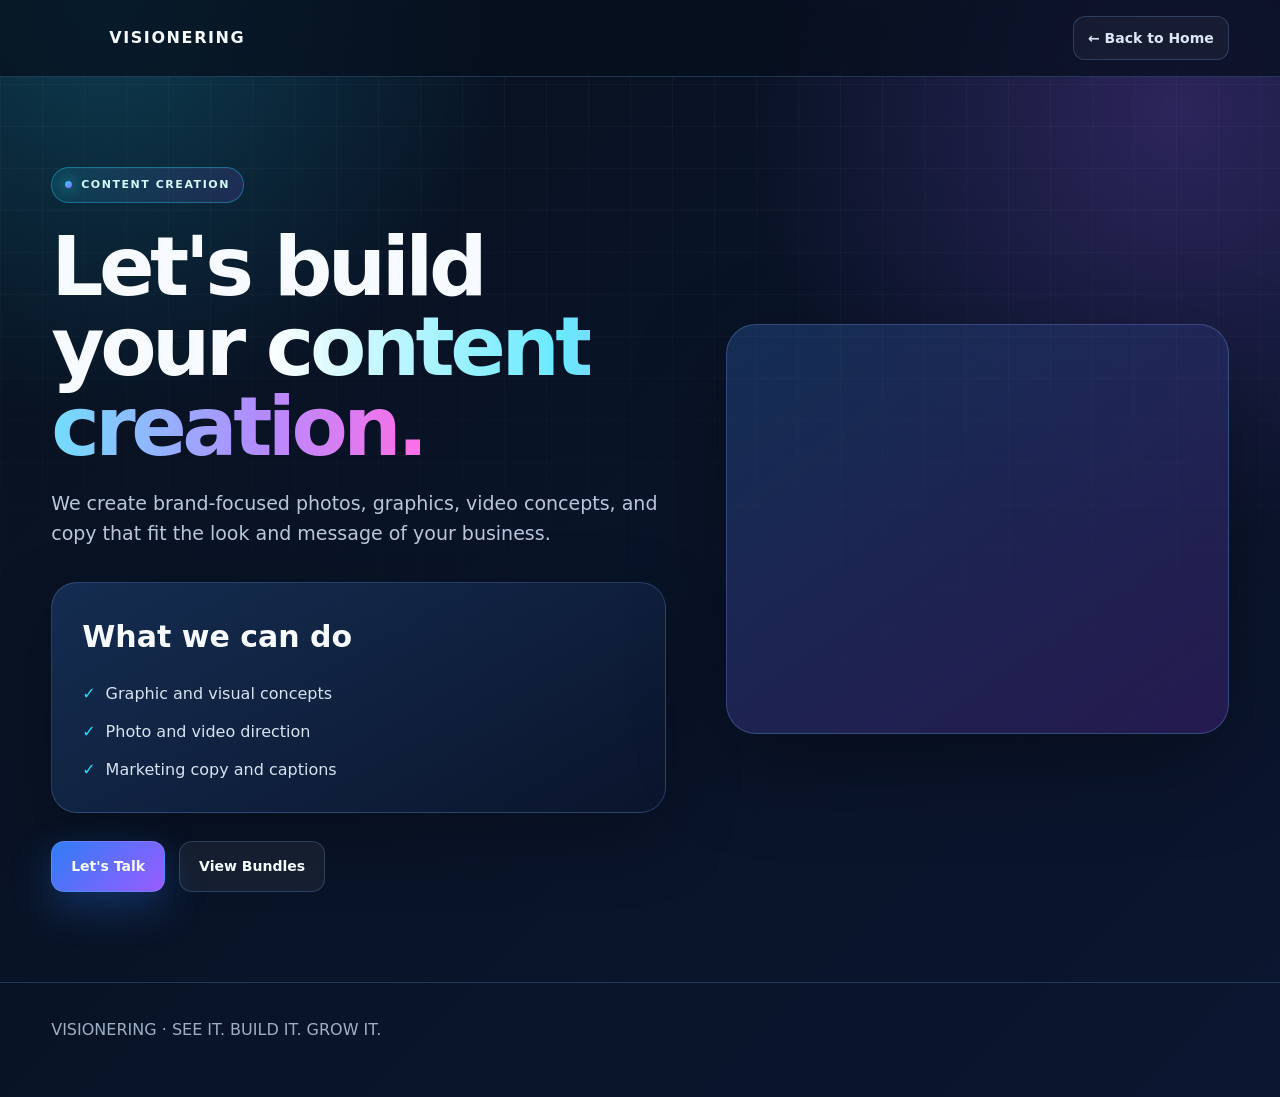
<file: content-creation.html>
<!doctype html>
<html lang="en">
<head>
<meta charset="UTF-8"><meta name="viewport" content="width=device-width,initial-scale=1.0">
<title>Visionering | Content Creation</title>
<link rel="icon" href="logo.png?v=1003">
<link rel="stylesheet" href="service.css">
</head>
<body>
<nav class="nav"><div class="container nav-inner">
<a class="brand" href="index.html"><img src="logo.png?v=1003" alt="Visionering logo"><span>VISIONERING</span></a>
<a class="home" href="index.html">← Back to Home</a>
</div></nav>
<main><div class="container hero">
<div>
<div class="eyebrow">CONTENT CREATION</div>
<h1>Let's build your <span class="gradient">content creation.</span></h1>
<p class="lead">We create brand-focused photos, graphics, video concepts, and copy that fit the look and message of your business.</p>
<div class="card">
<h2>What we can do</h2>
<ul class="list"><li>Graphic and visual concepts</li><li>Photo and video direction</li><li>Marketing copy and captions</li></ul>
</div>
<div class="actions">
<a class="btn primary" href="index.html#contact">Let's Talk</a>
<a class="btn ghost" href="index.html#bundles">View Bundles</a>
</div>
</div>
<div class="logo-card"><img src="logo.png?v=1003" alt="Visionering logo"></div>
</div></main>
<footer><div class="container">VISIONERING · SEE IT. BUILD IT. GROW IT.</div></footer>
</body></html>
</file>
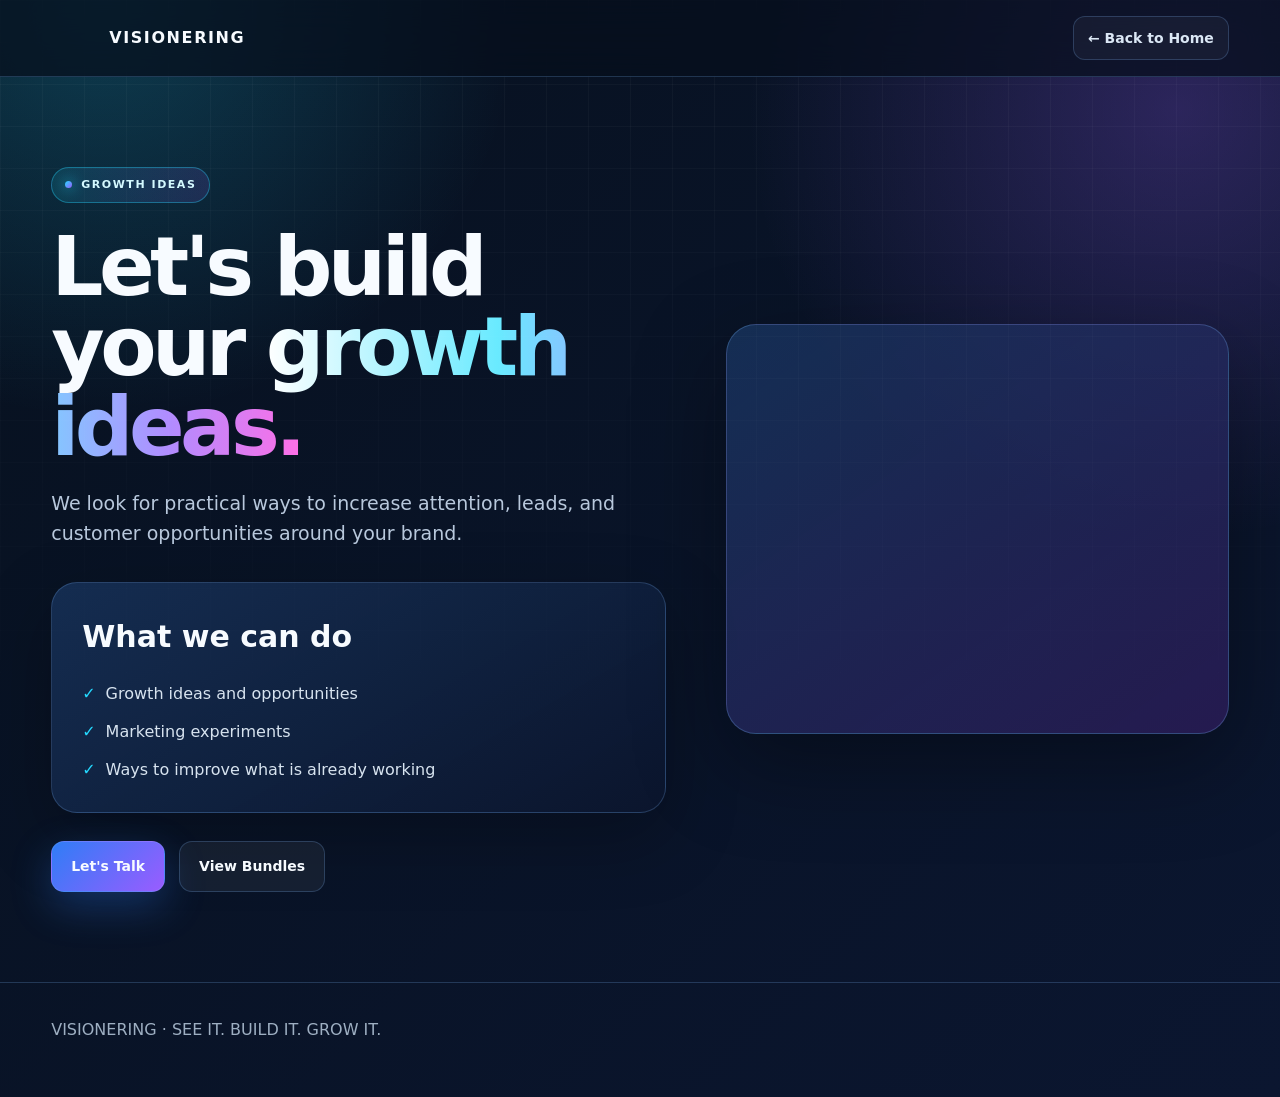
<file: growth-ideas.html>
<!doctype html>
<html lang="en">
<head>
<meta charset="UTF-8"><meta name="viewport" content="width=device-width,initial-scale=1.0">
<title>Visionering | Growth Ideas</title>
<link rel="icon" href="logo.png?v=1003">
<link rel="stylesheet" href="service.css">
</head>
<body>
<nav class="nav"><div class="container nav-inner">
<a class="brand" href="index.html"><img src="logo.png?v=1003" alt="Visionering logo"><span>VISIONERING</span></a>
<a class="home" href="index.html">← Back to Home</a>
</div></nav>
<main><div class="container hero">
<div>
<div class="eyebrow">GROWTH IDEAS</div>
<h1>Let's build your <span class="gradient">growth ideas.</span></h1>
<p class="lead">We look for practical ways to increase attention, leads, and customer opportunities around your brand.</p>
<div class="card">
<h2>What we can do</h2>
<ul class="list"><li>Growth ideas and opportunities</li><li>Marketing experiments</li><li>Ways to improve what is already working</li></ul>
</div>
<div class="actions">
<a class="btn primary" href="index.html#contact">Let's Talk</a>
<a class="btn ghost" href="index.html#bundles">View Bundles</a>
</div>
</div>
<div class="logo-card"><img src="logo.png?v=1003" alt="Visionering logo"></div>
</div></main>
<footer><div class="container">VISIONERING · SEE IT. BUILD IT. GROW IT.</div></footer>
</body></html>
</file>
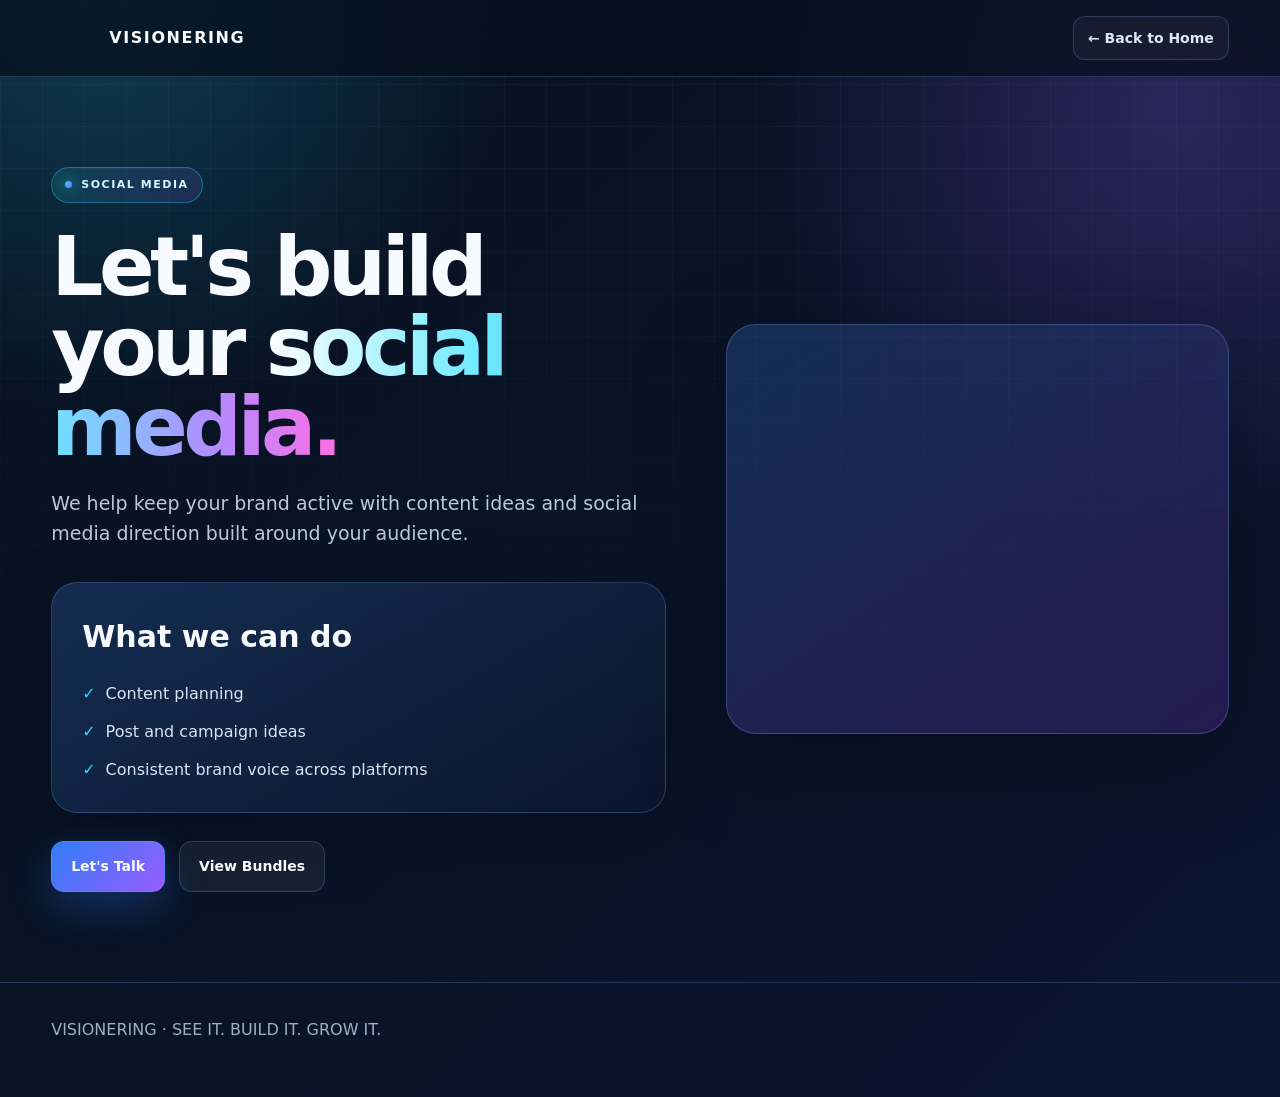
<file: social-media.html>
<!doctype html>
<html lang="en">
<head>
<meta charset="UTF-8"><meta name="viewport" content="width=device-width,initial-scale=1.0">
<title>Visionering | Social Media</title>
<link rel="icon" href="logo.png?v=1003">
<link rel="stylesheet" href="service.css">
</head>
<body>
<nav class="nav"><div class="container nav-inner">
<a class="brand" href="index.html"><img src="logo.png?v=1003" alt="Visionering logo"><span>VISIONERING</span></a>
<a class="home" href="index.html">← Back to Home</a>
</div></nav>
<main><div class="container hero">
<div>
<div class="eyebrow">SOCIAL MEDIA</div>
<h1>Let's build your <span class="gradient">social media.</span></h1>
<p class="lead">We help keep your brand active with content ideas and social media direction built around your audience.</p>
<div class="card">
<h2>What we can do</h2>
<ul class="list"><li>Content planning</li><li>Post and campaign ideas</li><li>Consistent brand voice across platforms</li></ul>
</div>
<div class="actions">
<a class="btn primary" href="index.html#contact">Let's Talk</a>
<a class="btn ghost" href="index.html#bundles">View Bundles</a>
</div>
</div>
<div class="logo-card"><img src="logo.png?v=1003" alt="Visionering logo"></div>
</div></main>
<footer><div class="container">VISIONERING · SEE IT. BUILD IT. GROW IT.</div></footer>
</body></html>
</file>
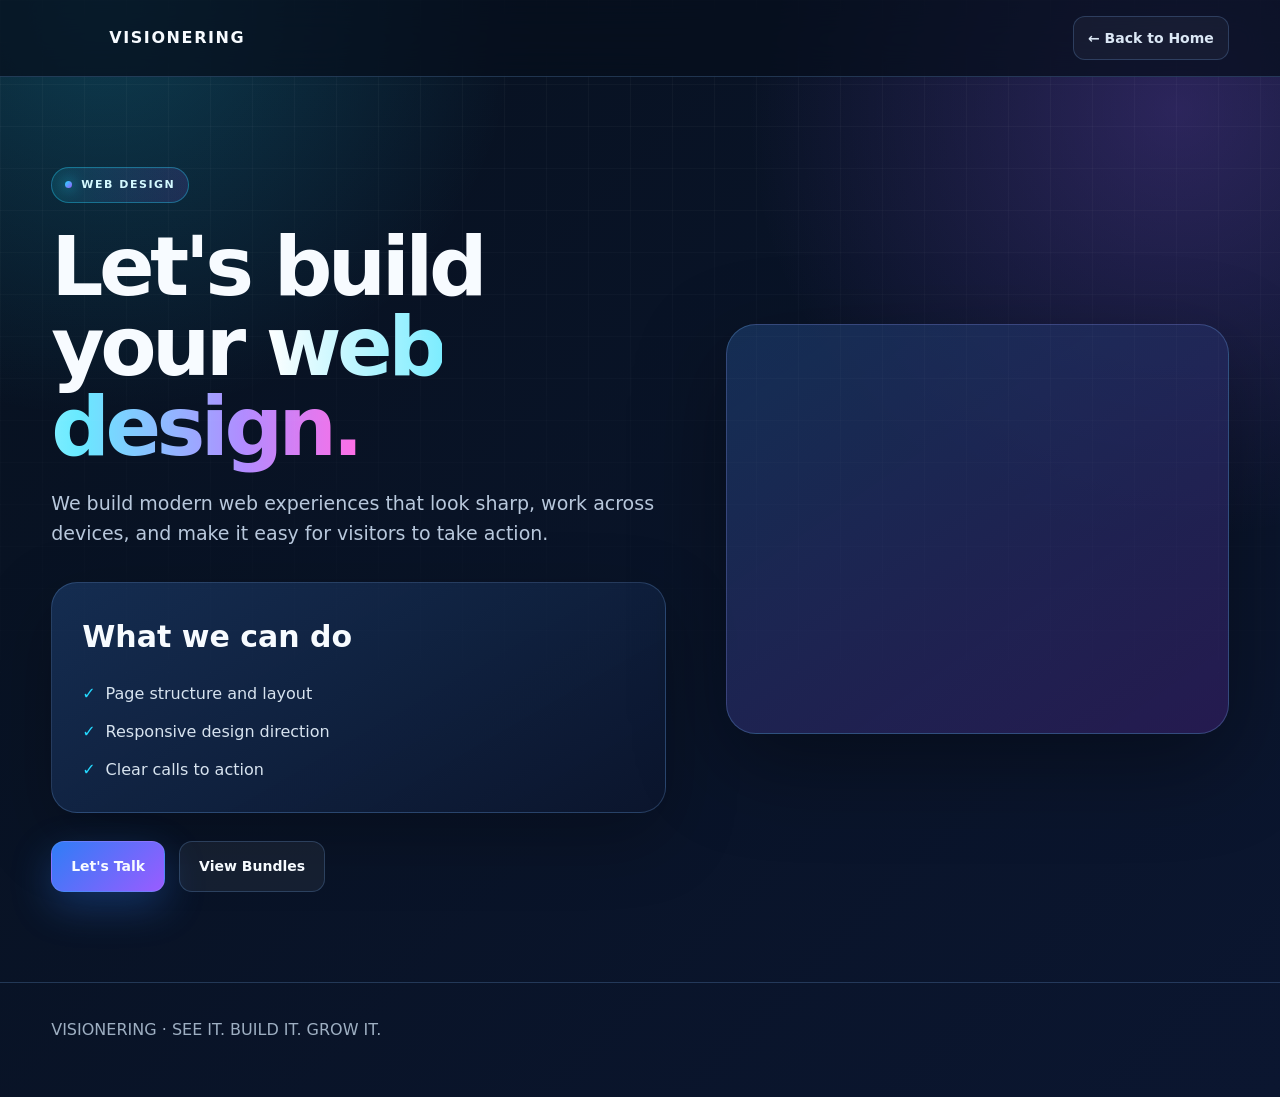
<file: web-design.html>
<!doctype html>
<html lang="en">
<head>
<meta charset="UTF-8"><meta name="viewport" content="width=device-width,initial-scale=1.0">
<title>Visionering | Web Design</title>
<link rel="icon" href="logo.png?v=1003">
<link rel="stylesheet" href="service.css">
</head>
<body>
<nav class="nav"><div class="container nav-inner">
<a class="brand" href="index.html"><img src="logo.png?v=1003" alt="Visionering logo"><span>VISIONERING</span></a>
<a class="home" href="index.html">← Back to Home</a>
</div></nav>
<main><div class="container hero">
<div>
<div class="eyebrow">WEB DESIGN</div>
<h1>Let's build your <span class="gradient">web design.</span></h1>
<p class="lead">We build modern web experiences that look sharp, work across devices, and make it easy for visitors to take action.</p>
<div class="card">
<h2>What we can do</h2>
<ul class="list"><li>Page structure and layout</li><li>Responsive design direction</li><li>Clear calls to action</li></ul>
</div>
<div class="actions">
<a class="btn primary" href="index.html#contact">Let's Talk</a>
<a class="btn ghost" href="index.html#bundles">View Bundles</a>
</div>
</div>
<div class="logo-card"><img src="logo.png?v=1003" alt="Visionering logo"></div>
</div></main>
<footer><div class="container">VISIONERING · SEE IT. BUILD IT. GROW IT.</div></footer>
</body></html>
</file>
<file: service.css>
:root{
  --bg:#07111f;--bg2:#0b1630;--text:#f7fbff;--muted:#b8c8dc;
  --blue:#2f7df6;--cyan:#25d9ff;--purple:#9a5cff;--pink:#ff4fd8;
  --line:rgba(126,188,255,.22);--max:1180px
}
*{box-sizing:border-box;margin:0;padding:0}
html{scroll-behavior:smooth}
body{
  min-height:100vh;font-family:Inter,ui-sans-serif,system-ui,-apple-system,BlinkMacSystemFont,"Segoe UI",sans-serif;
  color:var(--text);line-height:1.6;overflow-x:hidden;
  background:
    radial-gradient(circle at 8% 0%,rgba(37,217,255,.22),transparent 26%),
    radial-gradient(circle at 92% 10%,rgba(154,92,255,.24),transparent 28%),
    linear-gradient(135deg,var(--bg),var(--bg2));
}
body:before{content:"";position:fixed;inset:0;pointer-events:none;background-image:linear-gradient(rgba(255,255,255,.035) 1px,transparent 1px),linear-gradient(90deg,rgba(255,255,255,.035) 1px,transparent 1px);background-size:42px 42px;mask-image:linear-gradient(to bottom,black,transparent 88%)}
a{color:inherit;text-decoration:none}
.container{width:min(var(--max),92%);margin:auto}
.nav{position:sticky;top:0;z-index:50;background:rgba(6,15,29,.72);backdrop-filter:blur(18px);border-bottom:1px solid var(--line)}
.nav-inner{height:76px;display:flex;align-items:center;justify-content:space-between}
.brand{display:flex;align-items:center;gap:12px;font-weight:900;letter-spacing:.1em}
.brand img{width:46px;height:46px;object-fit:cover;border-radius:12px;mix-blend-mode:screen;filter:brightness(1.18) contrast(1.12) saturate(1.2) drop-shadow(0 0 18px rgba(37,217,255,.38))}
.home{font-size:14px;font-weight:900;color:#dbe7f5;padding:10px 14px;border:1px solid var(--line);border-radius:12px;background:rgba(255,255,255,.04)}
.home:hover{border-color:rgba(37,217,255,.5);background:rgba(37,217,255,.08)}
main{padding:90px 0}
.eyebrow{display:inline-flex;align-items:center;gap:9px;padding:8px 13px;border:1px solid rgba(37,217,255,.36);border-radius:999px;color:#d4f9ff;background:linear-gradient(90deg,rgba(37,217,255,.12),rgba(154,92,255,.14));font-size:11px;font-weight:900;letter-spacing:.14em}
.eyebrow:before{content:"";width:7px;height:7px;border-radius:50%;background:linear-gradient(135deg,var(--cyan),var(--purple));box-shadow:0 0 14px var(--cyan)}
.hero{display:grid;grid-template-columns:1.1fr .9fr;gap:60px;align-items:center}
h1{font-size:clamp(46px,7vw,82px);line-height:.98;letter-spacing:-.055em;margin:24px 0 20px}
.gradient{background:linear-gradient(90deg,#fff,#69eaff 42%,#b18cff 76%,#ff6ee6);-webkit-background-clip:text;background-clip:text;color:transparent}
.lead{font-size:19px;color:var(--muted);max-width:650px}
.card{margin-top:34px;padding:30px;border-radius:26px;border:1px solid var(--line);background:linear-gradient(150deg,rgba(25,53,95,.76),rgba(12,22,46,.82));box-shadow:0 24px 70px rgba(0,0,0,.25)}
.card h2{font-size:30px;margin-bottom:12px}
.card p{color:var(--muted)}
.list{list-style:none;display:grid;gap:12px;margin-top:20px}
.list li{color:#d7e3ef}.list li:before{content:"✓";color:var(--cyan);font-weight:900;margin-right:10px}
.logo-card{padding:24px;border-radius:30px;border:1px solid rgba(126,188,255,.25);background:linear-gradient(145deg,rgba(24,53,95,.8),rgba(46,28,91,.75));box-shadow:0 30px 90px rgba(0,0,0,.35)}
.logo-card img{display:block;width:100%;height:360px;object-fit:contain;mix-blend-mode:screen;filter:brightness(1.12) contrast(1.1) saturate(1.15) drop-shadow(0 0 28px rgba(37,217,255,.34))}
.actions{display:flex;gap:14px;flex-wrap:wrap;margin-top:28px}
.btn{display:inline-flex;align-items:center;justify-content:center;padding:13px 19px;border-radius:13px;border:1px solid var(--line);font-size:14px;font-weight:900;transition:.22s}
.btn.primary{background:linear-gradient(135deg,var(--blue),var(--purple));box-shadow:0 14px 40px rgba(47,125,246,.3)}
.btn.primary:hover{transform:translateY(-3px);box-shadow:0 20px 52px rgba(154,92,255,.35)}
.btn.ghost{background:rgba(255,255,255,.055)}
footer{padding:34px 0 55px;color:#9eafc2;border-top:1px solid var(--line)}
@media(max-width:850px){.hero{grid-template-columns:1fr}.logo-card img{height:280px}main{padding-top:65px}}
</file>
